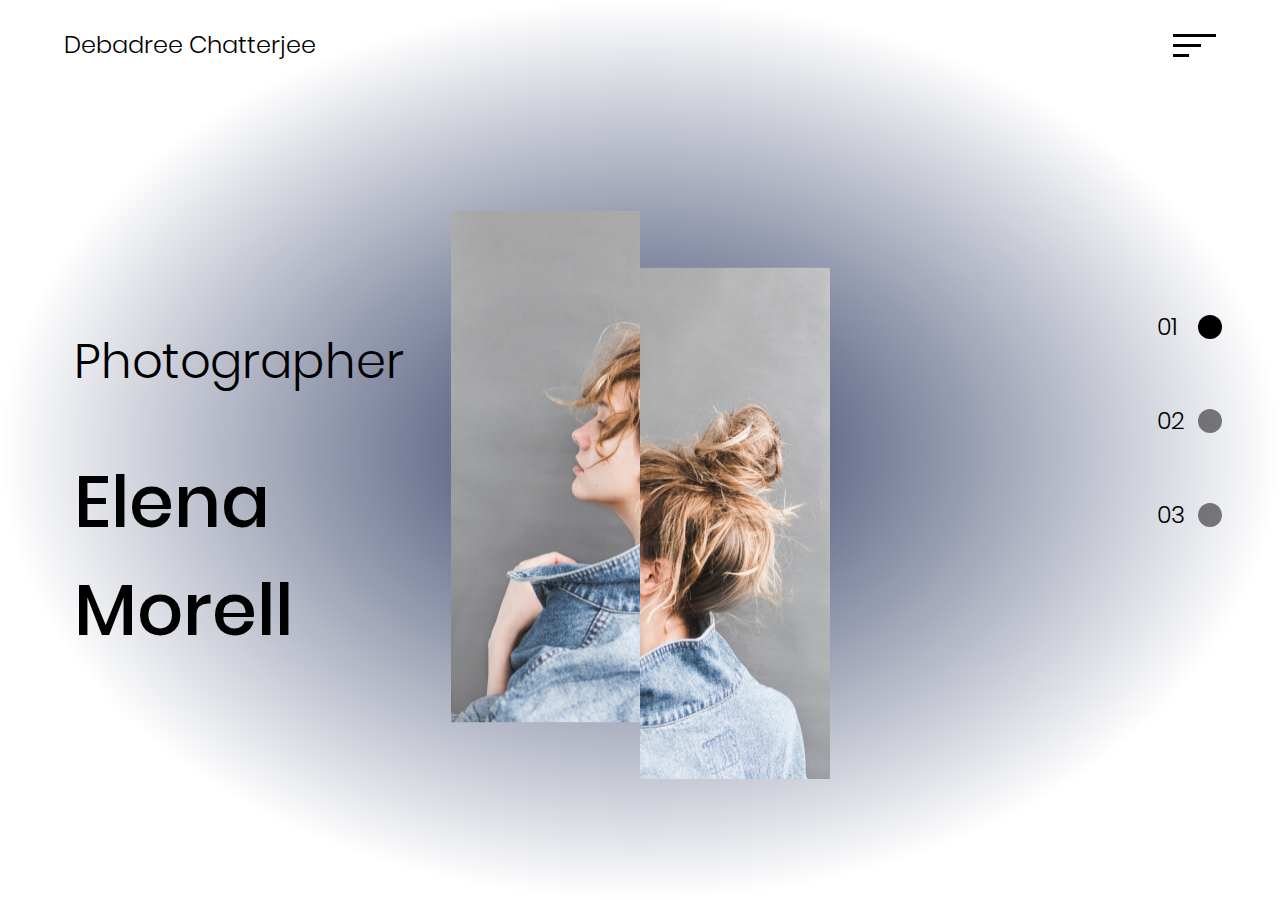
<file: index.html>
<!DOCTYPE html>
<html lang="en">
<head>
    <meta charset="UTF-8">
    <meta name="viewport" content="width=device-width, initial-scale=1.0">
    <link rel="stylesheet" href="./style.css" type="text/css">
    <title>Dimitri Marco</title>
</head>
<body>
    <div class="portfolio">
        <header>
            <nav>
                <h3 class="logo"><a href="./index.html"> Debadree Chatterjee </a></h3>
                <svg class="menu" width="43" height="23" viewBox="0 0 43 23" fill="none" xmlns="http://www.w3.org/2000/svg">
                    <line y1="1.5" x2="43" y2="1.5" stroke="black" stroke-width="3"/>
                    <line y1="11.5" x2="28" y2="11.5" stroke="black" stroke-width="3"/>
                    <line y1="21.5" x2="16" y2="21.5" stroke="black" stroke-width="3"/>
                </svg>               
            </nav>
            <div class="nav-open">
                <div class="contact">
                    <h3>Contact</h3>
                    <p>Email : email@example.com</p>
                    <p>Phone : 1234567890</p>
                </div>
                <div class="social">
                    <h3>Social</h3>
                    <img src="./img/Facebook.svg" style="padding-right: 73px;" alt="">
                    <img src="./img/Instagram.svg" style="padding-right: 73px;" alt="">
                    <img src="./img/Twitter.svg" alt="">
                </div>
            </div>
        </header>
        <main>
            <section class="page photographer">
                <div class="details">
                    <h1>Elena Morell</h1>
                    <h2>Photographer</h2>
                </div>
                <div class="hero">
                    <a href="./photographer.html">
                        <img class="model-left" src="./img/model-left.jpg" alt="">
                        <img class="model-right" src="./img/model-right.jpg" alt="">
                    </a>
                </div>
            </section>
            <section class="page chef">
                <div class="details">
                    <h1>John Savos</h1>
                    <h2>Pro Chef</h2>
                </div>
                <div class="hero">
                    <a href="./chef.html">
                        <img class="model-left" src="./img/chef-left.jpg" alt="">
                        <img class="model-right" src="./img/chef-right.jpg" alt="">
                    </a>
                </div>
            </section>
            <section class="page stylist">
                <div class="details">
                    <h1>John Mayer</h1>
                    <h2>Stylist</h2>
                </div>
                <div class="hero">
                    <a href="./stylist.html">
                        <img class="model-left" src="./img/hair-left.jpg" alt="">
                        <img class="model-right" src="./img/hair-right.jpg" alt="">
                    </a>
                </div>
            </section>
            <div class="pages">
                <div class="page-1">
                    <h3>01</h3>
                    <svg class="slide active" width="12" height="12" viewBox="0 0 12 12" fill="none" xmlns="http://www.w3.org/2000/svg">
                        <circle cx="6" cy="6" r="6" fill="black"/>
                    </svg>
                </div>
                <div class="page-2">
                    <h3>02</h3>
                    <svg class="slide" width="12" height="12" viewBox="0 0 12 12" fill="none" xmlns="http://www.w3.org/2000/svg">
                        <circle cx="6" cy="6" r="6" fill="black"/>
                    </svg>
                </div>
                <div class="page-3">
                    <h3>03</h3>
                    <svg class="slide" width="12" height="12" viewBox="0 0 12 12" fill="none" xmlns="http://www.w3.org/2000/svg">
                        <circle cx="6" cy="6" r="6" fill="black"/>
                    </svg>
                </div>
            </div>
        </main>
    </div>
    <script src="https://cdnjs.cloudflare.com/ajax/libs/gsap/3.2.6/gsap.min.js" integrity="sha256-3arngJBQR3FTyeRtL3muAGFaGcL8iHsubYOqq48mBLw=" crossorigin="anonymous"></script>
    <script src="index.js">
    </script>
    <!--<script>
        let pg1 = document.querySelector('.page-1 .slide');
        let pg2 = document.querySelector('.page-2 .slide');
        let pg3 = document.querySelector('.page-3 .slide');
        let chef = document.querySelector('.chef');
        let photographer = document.querySelector('.photographer');
        let stylist = document.querySelector('.stylist');
        let prt = document.querySelector('.portfolio');
        pg1.addEventListener('click',function(){
            console.log('clicked');
            photographer.classList.remove('invisible');
            chef.classList.add('invisible');
            stylist.classList.add('invisible');
            pg2.classList.remove('active');
            pg3.classList.remove('active');
            pg1.classList.add('active');
            prt.style.background = 'radial-gradient(50% 50% at 50% 50%, #2B3760 0%, rgba(255, 255, 255, 0.24) 100%)';
        });

        pg2.addEventListener('click',function(){
            console.log('clicked');
            chef.classList.remove('invisible');
            photographer.classList.add('invisible');
            stylist.classList.add('invisible');
            pg1.classList.remove('active');
            pg3.classList.remove('active');
            pg2.classList.add('active');
            prt.style.background = 'radial-gradient(50% 50% at 50% 50%, #9A3506 0%, rgba(255, 255, 255, 0.24) 100%)';
        });
                
        pg3.addEventListener('click',function(){
            console.log('clicked');
            stylist.classList.remove('invisible');
            photographer.classList.add('invisible');
            chef.classList.add('invisible');
            pg1.classList.remove('active');
            pg2.classList.remove('active');
            pg3.classList.add('active');
            prt.style.background = 'radial-gradient(50% 50% at 50% 50%, #4E4342 0%, rgba(255, 255, 255, 0.24) 100%)';
        });

    </script>-->
</body>
</html>
</file>
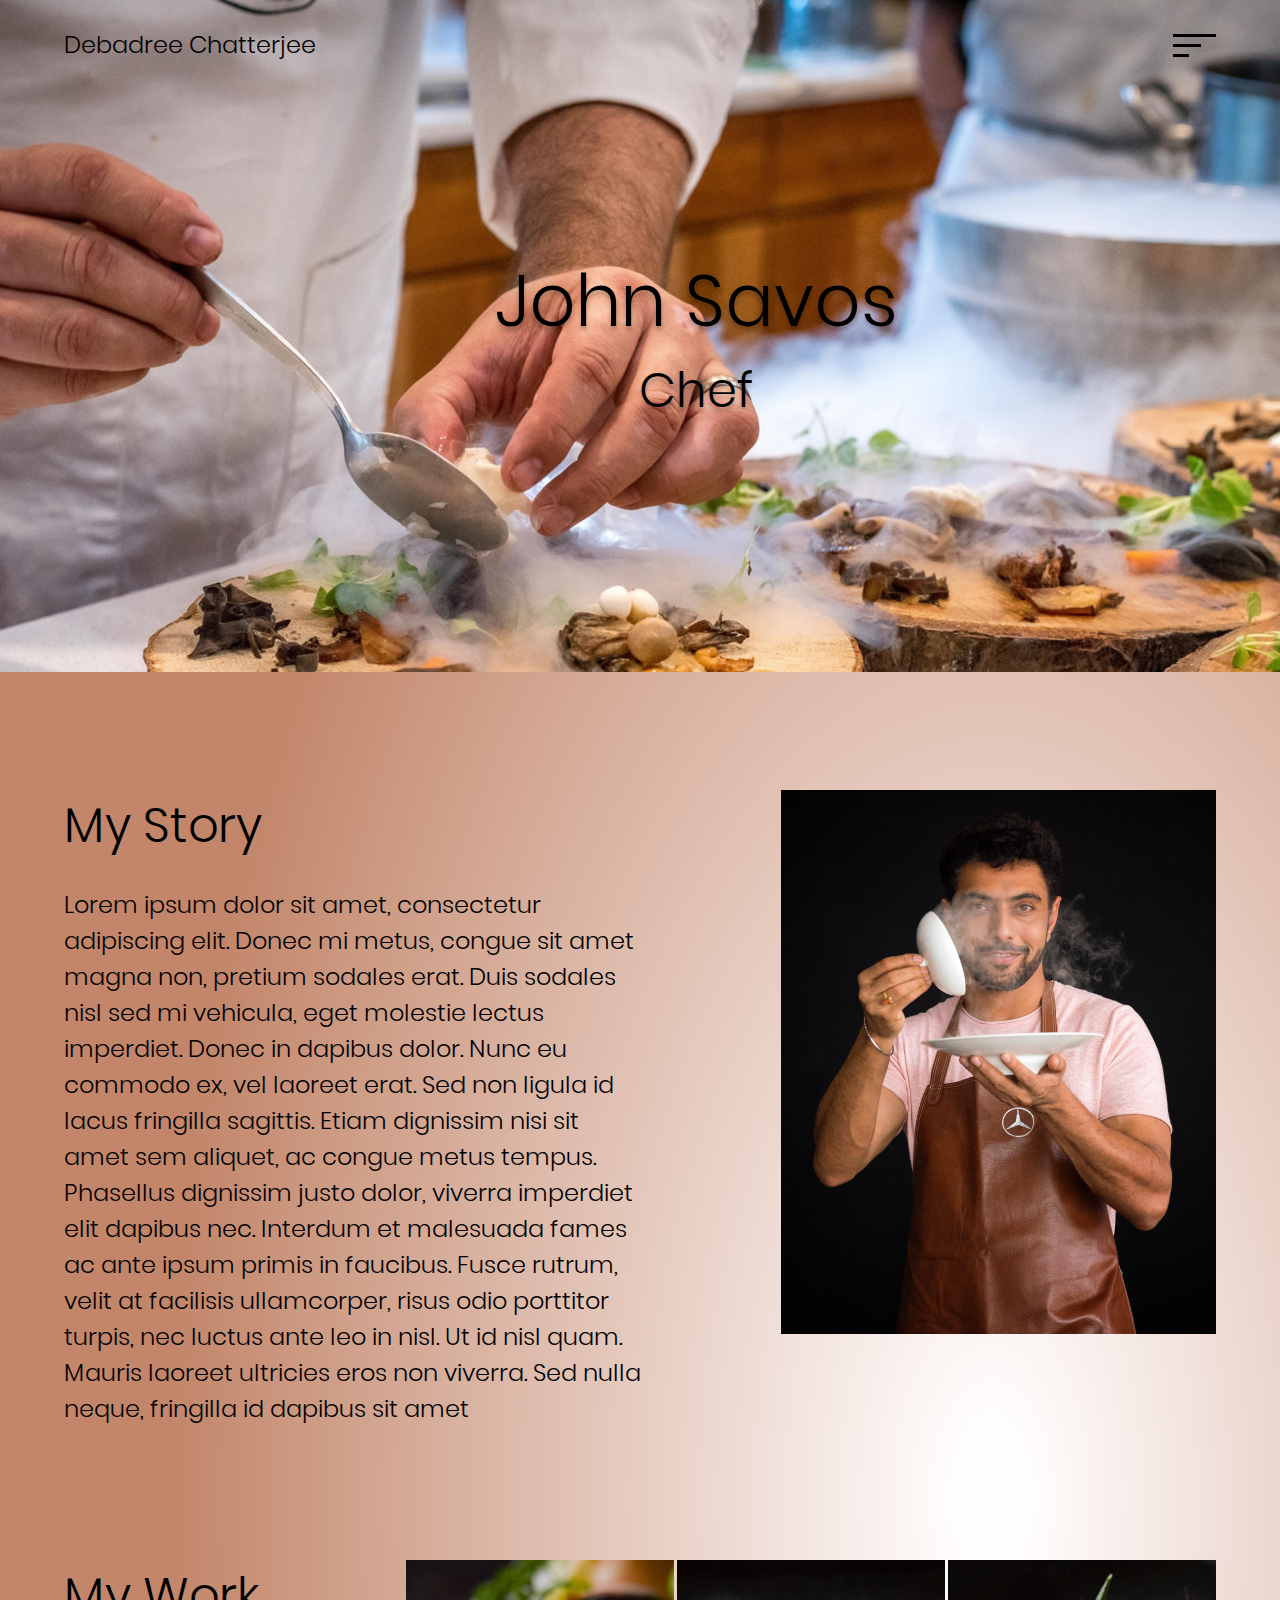
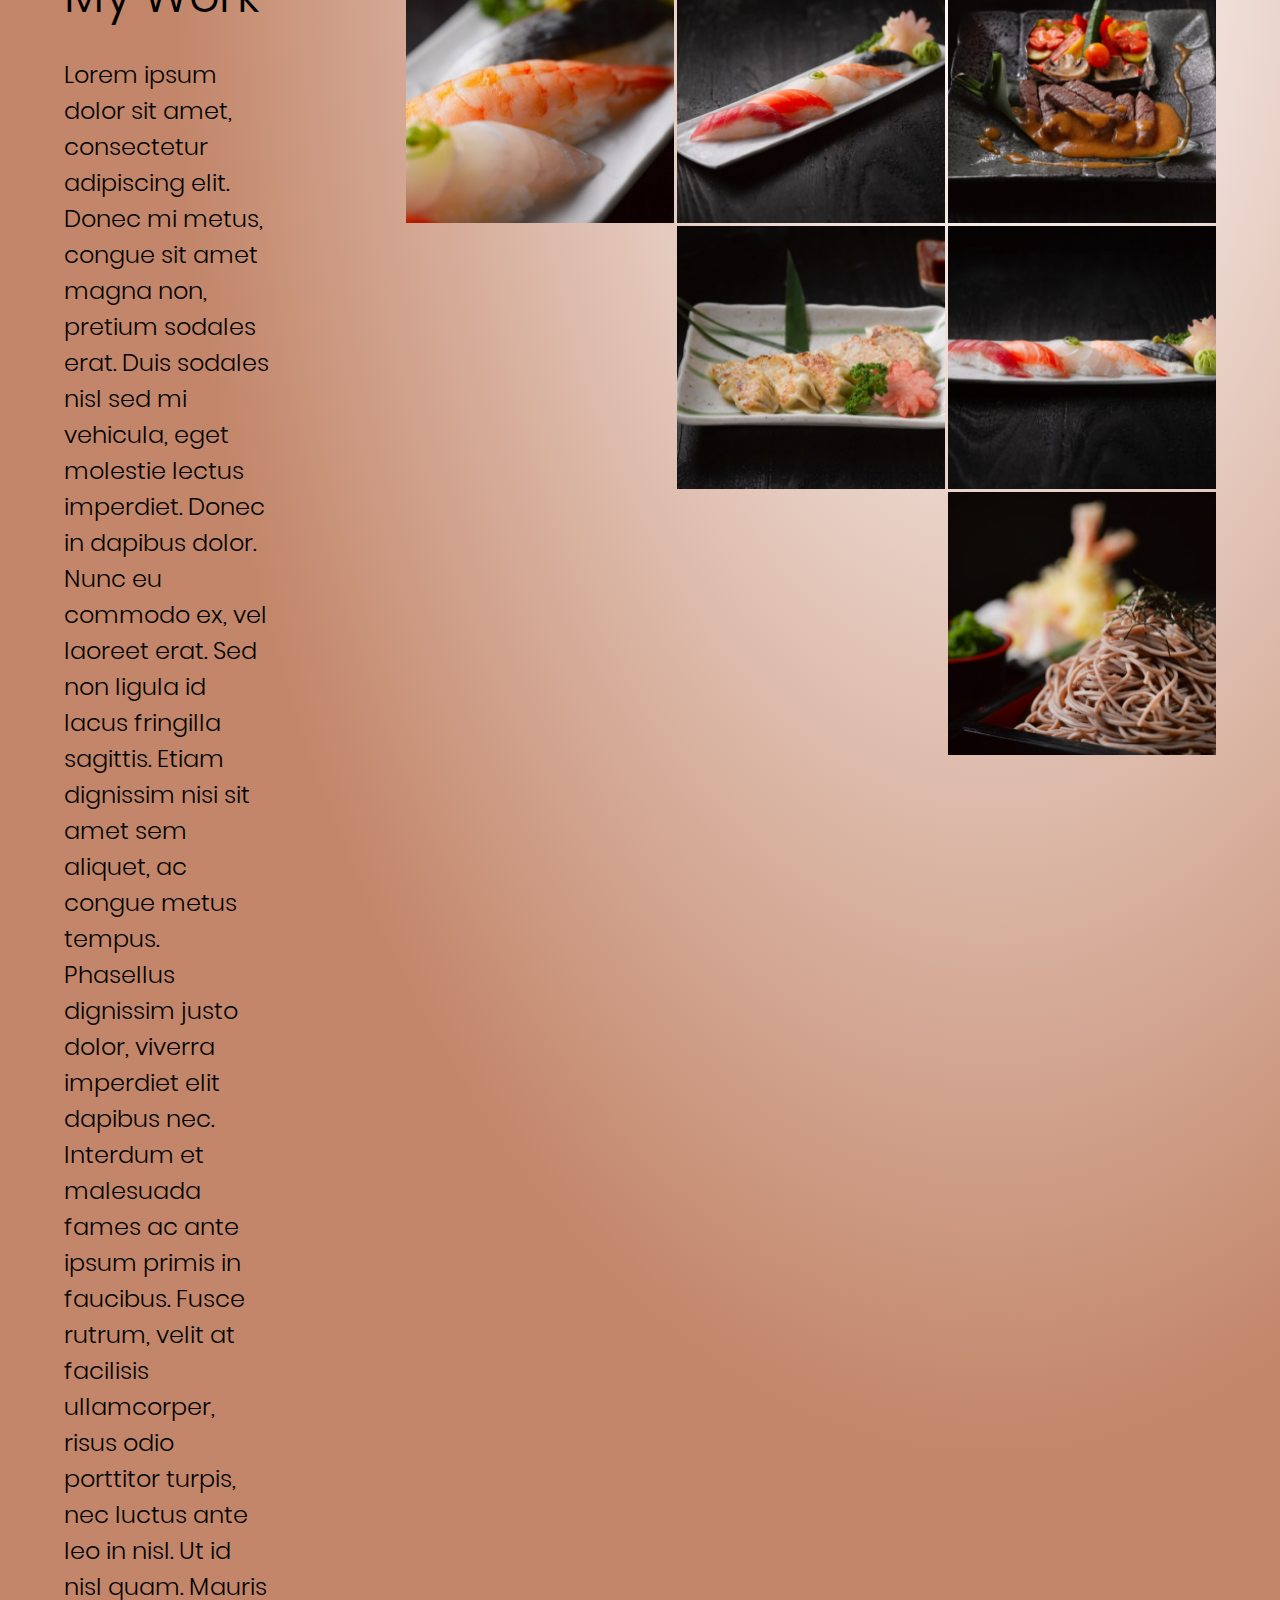
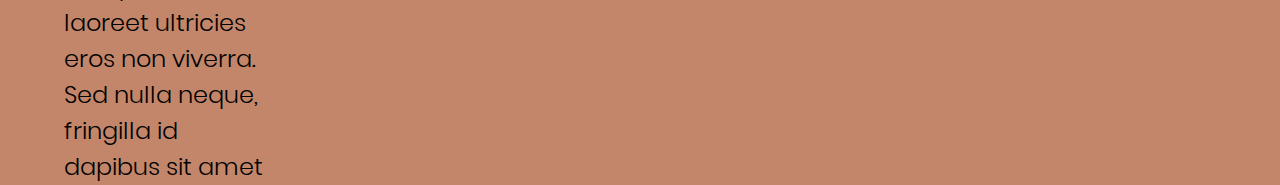
<file: chef.html>
<!DOCTYPE html>
<html lang="en">
<head>
    <meta charset="UTF-8">
    <meta name="viewport" content="width=device-width, initial-scale=1.0">
    <link rel="stylesheet" href="./style.css">
    <title>Chef</title>
    <style>
        body {
            background: radial-gradient(77.47% 55.8% at 77.47% 44.2%, #FFFDFD 3.65%, rgba(154, 53, 6, 0.6) 82.81%);
        }
        .banner {
            background-image: url('./img/chef-bg.jpg');
        }
    </style>
</head>
<body>
    <header>
        <div class="banner">
            <!--<img src="./img/photo-bg.jpg" alt="">-->
            <nav>
                <h3 class="logo"><a href="./index.html"> Debadree Chatterjee </a></h3>
                <svg class="menu" width="43" height="23" viewBox="0 0 43 23" fill="none" xmlns="http://www.w3.org/2000/svg">
                    <line y1="1.5" x2="43" y2="1.5" stroke="black" stroke-width="3"/>
                    <line y1="11.5" x2="28" y2="11.5" stroke="black" stroke-width="3"/>
                    <line y1="21.5" x2="16" y2="21.5" stroke="black" stroke-width="3"/>
                </svg>
            </nav>
            <div class="nav-open">
                <div class="contact">
                    <h3>Contact</h3>
                    <p>Email : email@example.com</p>
                    <p>Phone : 1234567890</p>
                </div>
                <div class="social">
                    <h3>Social</h3>
                    <img src="./img/Facebook.svg" style="padding-right: 73px;" alt="">
                    <img src="./img/Instagram.svg" style="padding-right: 73px;" alt="">
                    <img src="./img/Twitter.svg" alt="">
                </div>
            </div>
            <div class="author">
                <h1>John Savos</h1>
                <h3>Chef</h3>
            </div>
        </div>
    </header>
    <main>
        <div class="story">
            <div class="story-description">
                <h3>My Story</h3>
                <p>Lorem ipsum dolor sit amet, consectetur adipiscing elit. Donec mi metus, congue sit amet magna non, pretium sodales erat. Duis sodales nisl sed mi vehicula, eget molestie lectus imperdiet. Donec in dapibus dolor. Nunc eu commodo ex, vel laoreet erat. Sed non ligula id lacus fringilla sagittis. Etiam dignissim nisi sit amet sem aliquet, ac congue metus tempus. Phasellus dignissim justo dolor, viverra imperdiet elit dapibus nec.

                    Interdum et malesuada fames ac ante ipsum primis in faucibus. Fusce rutrum, velit at facilisis ullamcorper, risus odio porttitor turpis, nec luctus ante leo in nisl. Ut id nisl quam. Mauris laoreet ultricies eros non viverra. Sed nulla neque, fringilla id dapibus sit amet</p>
            </div>
            <div class="profile">
                <img src="./img/chef-profile.jpg" alt="">
            </div>
        </div>
        <div class="work">
            <div class="work-description">
                <h3>My Work</h3>
                <p>Lorem ipsum dolor sit amet, consectetur adipiscing elit. Donec mi metus, congue sit amet magna non, pretium sodales erat. Duis sodales nisl sed mi vehicula, eget molestie lectus imperdiet. Donec in dapibus dolor. Nunc eu commodo ex, vel laoreet erat. Sed non ligula id lacus fringilla sagittis. Etiam dignissim nisi sit amet sem aliquet, ac congue metus tempus. Phasellus dignissim justo dolor, viverra imperdiet elit dapibus nec.

                    Interdum et malesuada fames ac ante ipsum primis in faucibus. Fusce rutrum, velit at facilisis ullamcorper, risus odio porttitor turpis, nec luctus ante leo in nisl. Ut id nisl quam. Mauris laoreet ultricies eros non viverra. Sed nulla neque, fringilla id dapibus sit amet</p>
            </div>
            <div class="photo-gallery">
                <img src="./img/chef-gallery-1.jpg" alt="">
                <img src="./img/chef-gallery-2.jpg" alt="">
                <img src="./img/chef-gallery-3.jpg" alt="">
                <div class="filler"></div>
                <img src="./img/chef-gallery-4.jpg" alt="">
                <img src="./img/chef-gallery-5.jpg" alt="">
                <div class="filler"></div>
                <div class="filler"></div>
                <img src="./img/chef-gallery-6.jpg" alt="">
            </div>
        </div>
    </main>
    <script src="https://cdnjs.cloudflare.com/ajax/libs/gsap/3.2.6/gsap.min.js" integrity="sha256-3arngJBQR3FTyeRtL3muAGFaGcL8iHsubYOqq48mBLw=" crossorigin="anonymous"></script>
    <script src="menu.js"></script>
</body>
</html>
</file>
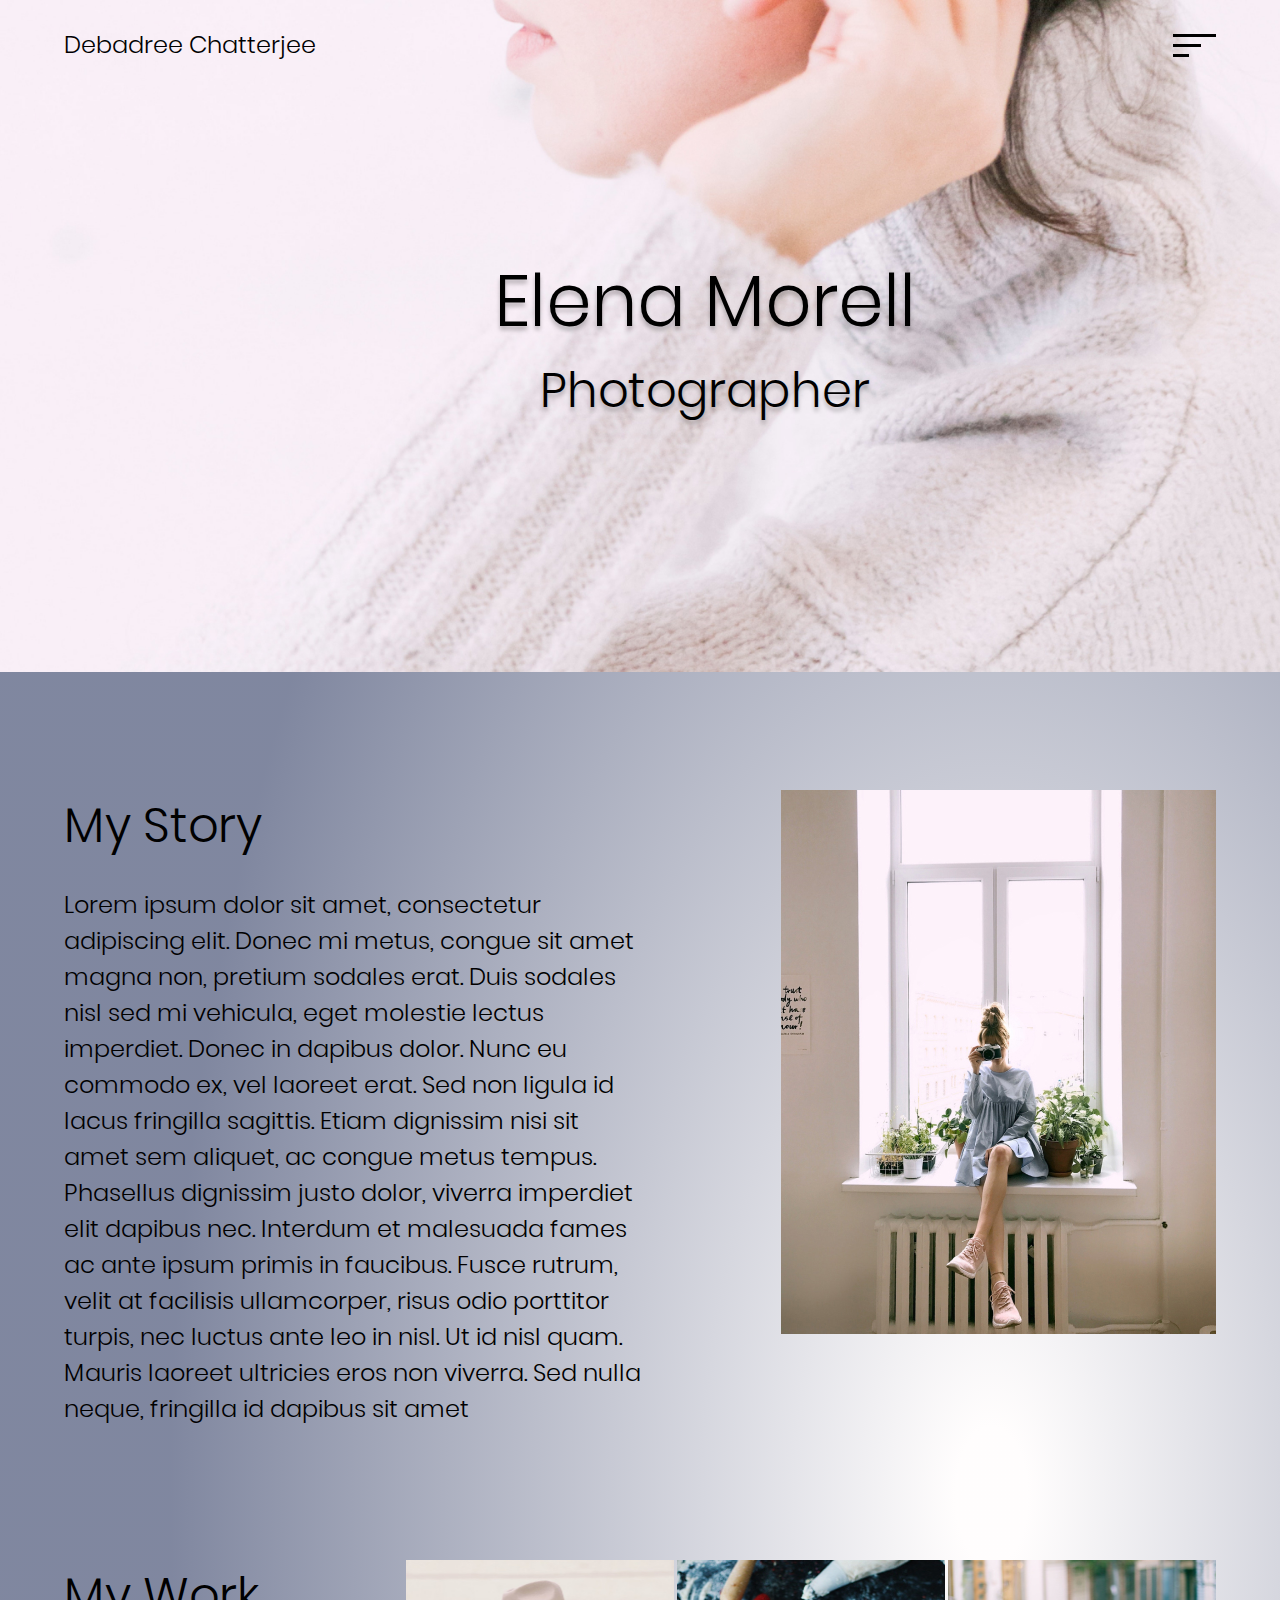
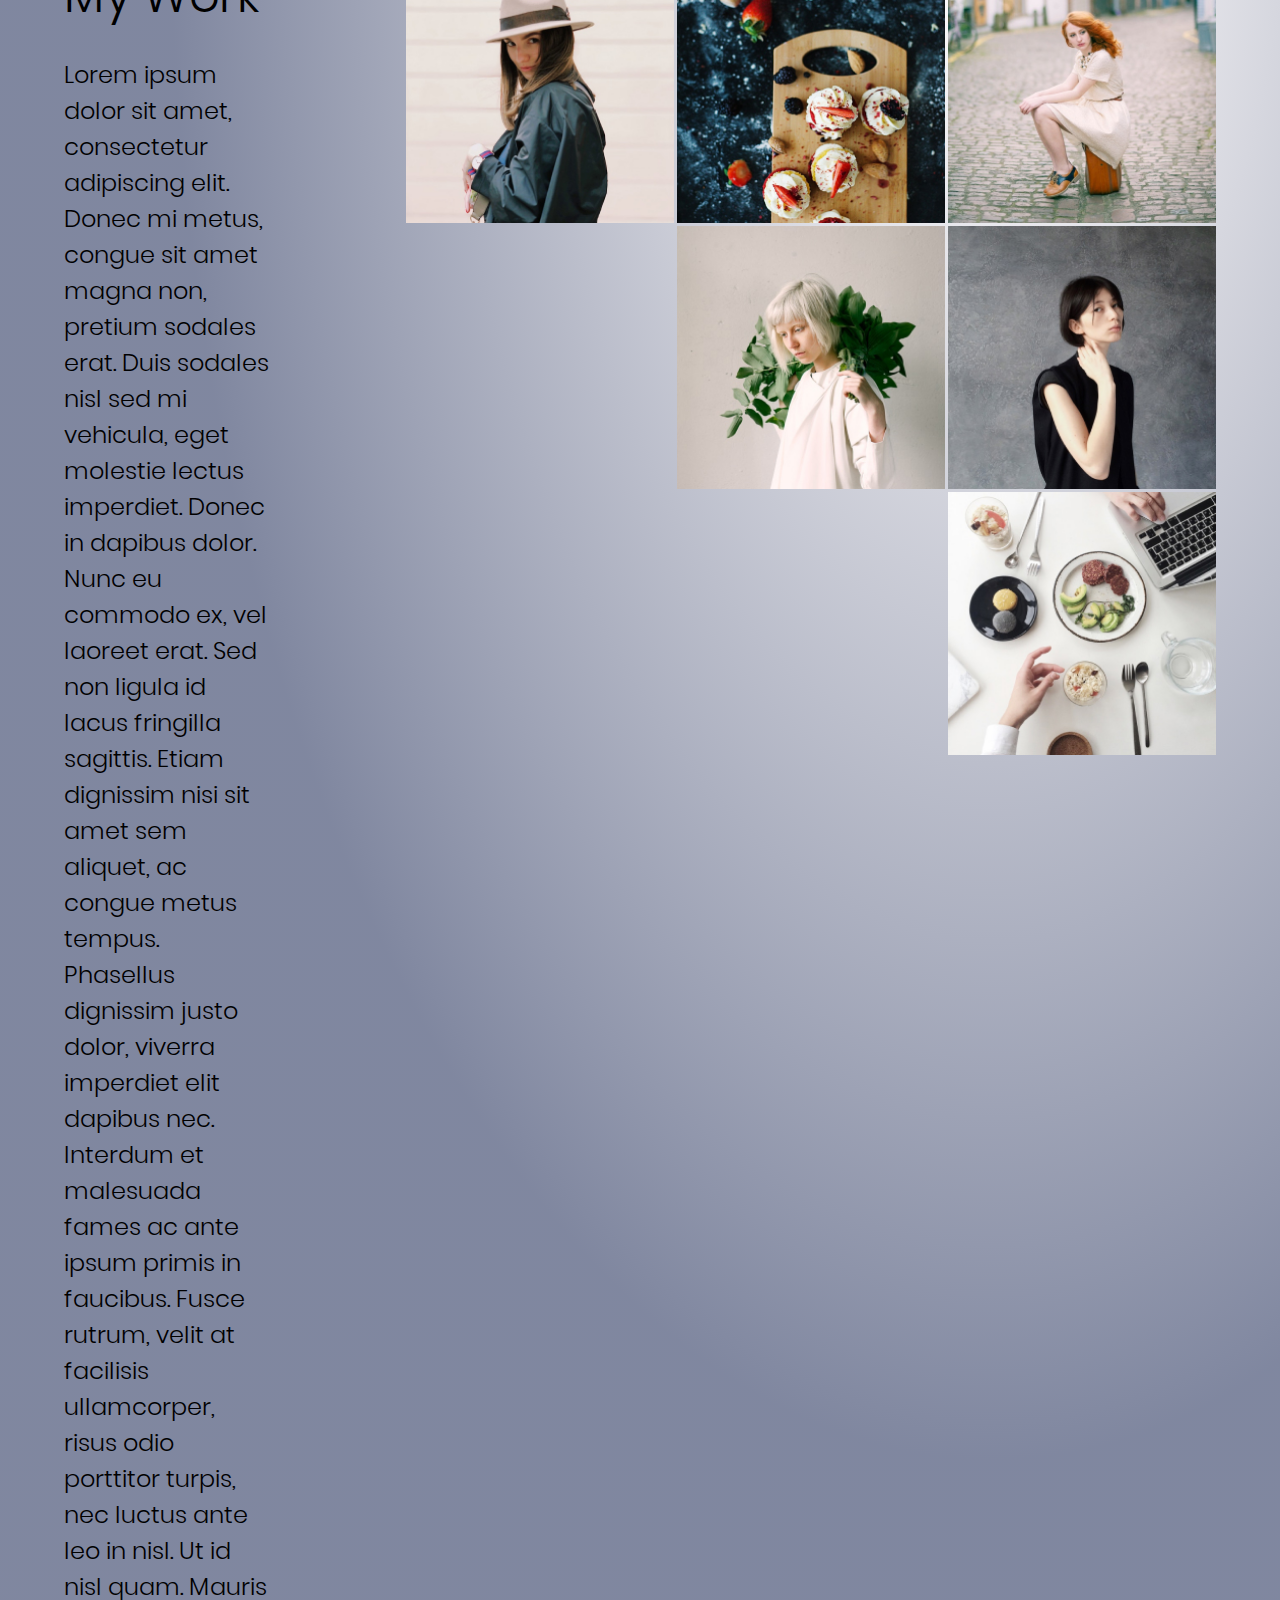
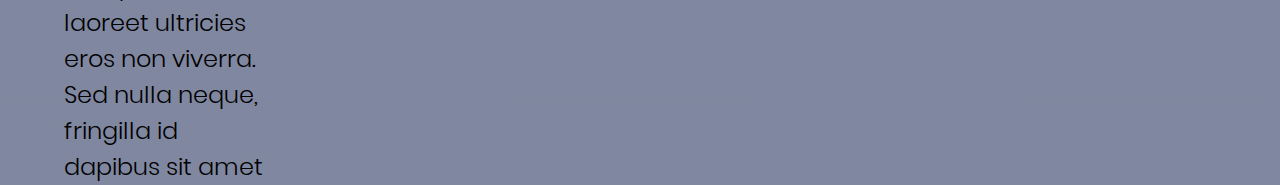
<file: photographer.html>
<!DOCTYPE html>
<html lang="en">
<head>
    <meta charset="UTF-8">
    <meta name="viewport" content="width=device-width, initial-scale=1.0">
    <link rel="stylesheet" href="./style.css">
    <title>Photographer</title>
    <style>
        body {
            background: radial-gradient(77.47% 55.8% at 77.47% 44.2%, rgba(255, 253, 253, 0.97) 3.65%, rgba(43, 55, 96, 0.6) 82.81%);
        }
        .banner {
            background-image: url('./img/photo-bg.jpg');
        }
    </style>
</head>
<body>
    <header>
        <div class="banner">
            <!--<img src="./img/photo-bg.jpg" alt="">-->
            <nav>
                <h3 class="logo"><a href="./index.html"> Debadree Chatterjee </a></h3>
                <svg class="menu" width="43" height="23" viewBox="0 0 43 23" fill="none" xmlns="http://www.w3.org/2000/svg">
                    <line y1="1.5" x2="43" y2="1.5" stroke="black" stroke-width="3"/>
                    <line y1="11.5" x2="28" y2="11.5" stroke="black" stroke-width="3"/>
                    <line y1="21.5" x2="16" y2="21.5" stroke="black" stroke-width="3"/>
                </svg>
            </nav>
            <div class="nav-open">
                <div class="contact">
                    <h3>Contact</h3>
                    <p>Email : email@example.com</p>
                    <p>Phone : 1234567890</p>
                </div>
                <div class="social">
                    <h3>Social</h3>
                    <img src="./img/Facebook.svg" style="padding-right: 73px;" alt="">
                    <img src="./img/Instagram.svg" style="padding-right: 73px;" alt="">
                    <img src="./img/Twitter.svg" alt="">
                </div>
            </div>
            <div class="author">
                <h1>Elena Morell</h1>
                <h3>Photographer</h3>
            </div>
        </div>
    </header>
    <main>
        <div class="story">
            <div class="story-description">
                <h3>My Story</h3>
                <p>Lorem ipsum dolor sit amet, consectetur adipiscing elit. Donec mi metus, congue sit amet magna non, pretium sodales erat. Duis sodales nisl sed mi vehicula, eget molestie lectus imperdiet. Donec in dapibus dolor. Nunc eu commodo ex, vel laoreet erat. Sed non ligula id lacus fringilla sagittis. Etiam dignissim nisi sit amet sem aliquet, ac congue metus tempus. Phasellus dignissim justo dolor, viverra imperdiet elit dapibus nec.

                    Interdum et malesuada fames ac ante ipsum primis in faucibus. Fusce rutrum, velit at facilisis ullamcorper, risus odio porttitor turpis, nec luctus ante leo in nisl. Ut id nisl quam. Mauris laoreet ultricies eros non viverra. Sed nulla neque, fringilla id dapibus sit amet</p>
            </div>
            <div class="profile">
                <img src="./img/photo-profile.jpg" alt="">
            </div>
        </div>
        <div class="work">
            <div class="work-description">
                <h3>My Work</h3>
                <p>Lorem ipsum dolor sit amet, consectetur adipiscing elit. Donec mi metus, congue sit amet magna non, pretium sodales erat. Duis sodales nisl sed mi vehicula, eget molestie lectus imperdiet. Donec in dapibus dolor. Nunc eu commodo ex, vel laoreet erat. Sed non ligula id lacus fringilla sagittis. Etiam dignissim nisi sit amet sem aliquet, ac congue metus tempus. Phasellus dignissim justo dolor, viverra imperdiet elit dapibus nec.

                    Interdum et malesuada fames ac ante ipsum primis in faucibus. Fusce rutrum, velit at facilisis ullamcorper, risus odio porttitor turpis, nec luctus ante leo in nisl. Ut id nisl quam. Mauris laoreet ultricies eros non viverra. Sed nulla neque, fringilla id dapibus sit amet</p>
            </div>
            <div class="photo-gallery">
                <img src="./img/photo-gallery-1.jpg" alt="">
                <img src="./img/photo-gallery-2.jpg" alt="">
                <img src="./img/photo-gallery-3.jpg" alt="">
                <div class="filler"></div>
                <img src="./img/photo-gallery-4.jpg" alt="">
                <img src="./img/photo-gallery-5.jpg" alt="">
                <div class="filler"></div>
                <div class="filler"></div>
                <img src="./img/photo-gallery-6.jpg" alt="">
            </div>
        </div>
    </main>
    <script src="https://cdnjs.cloudflare.com/ajax/libs/gsap/3.2.6/gsap.min.js" integrity="sha256-3arngJBQR3FTyeRtL3muAGFaGcL8iHsubYOqq48mBLw=" crossorigin="anonymous"></script>
    <script src="menu.js"></script>
</body>
</html>
</file>
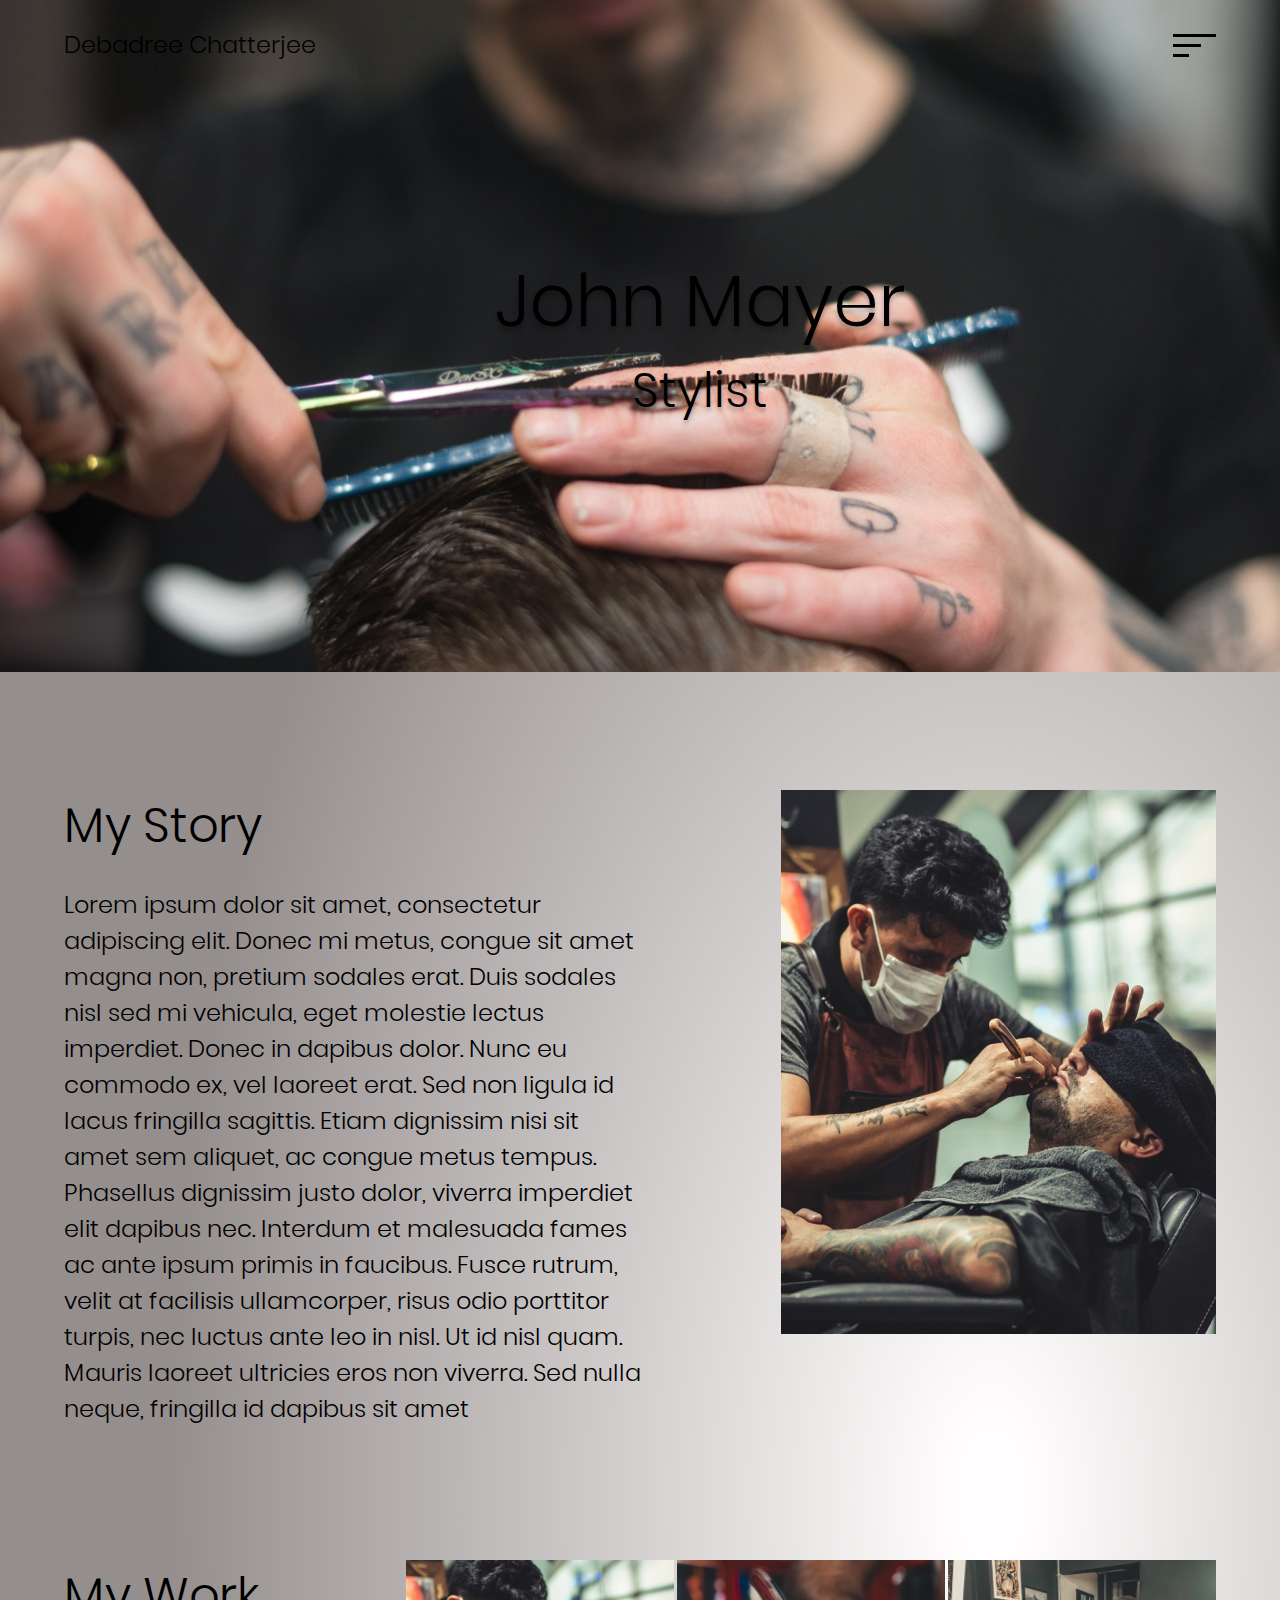
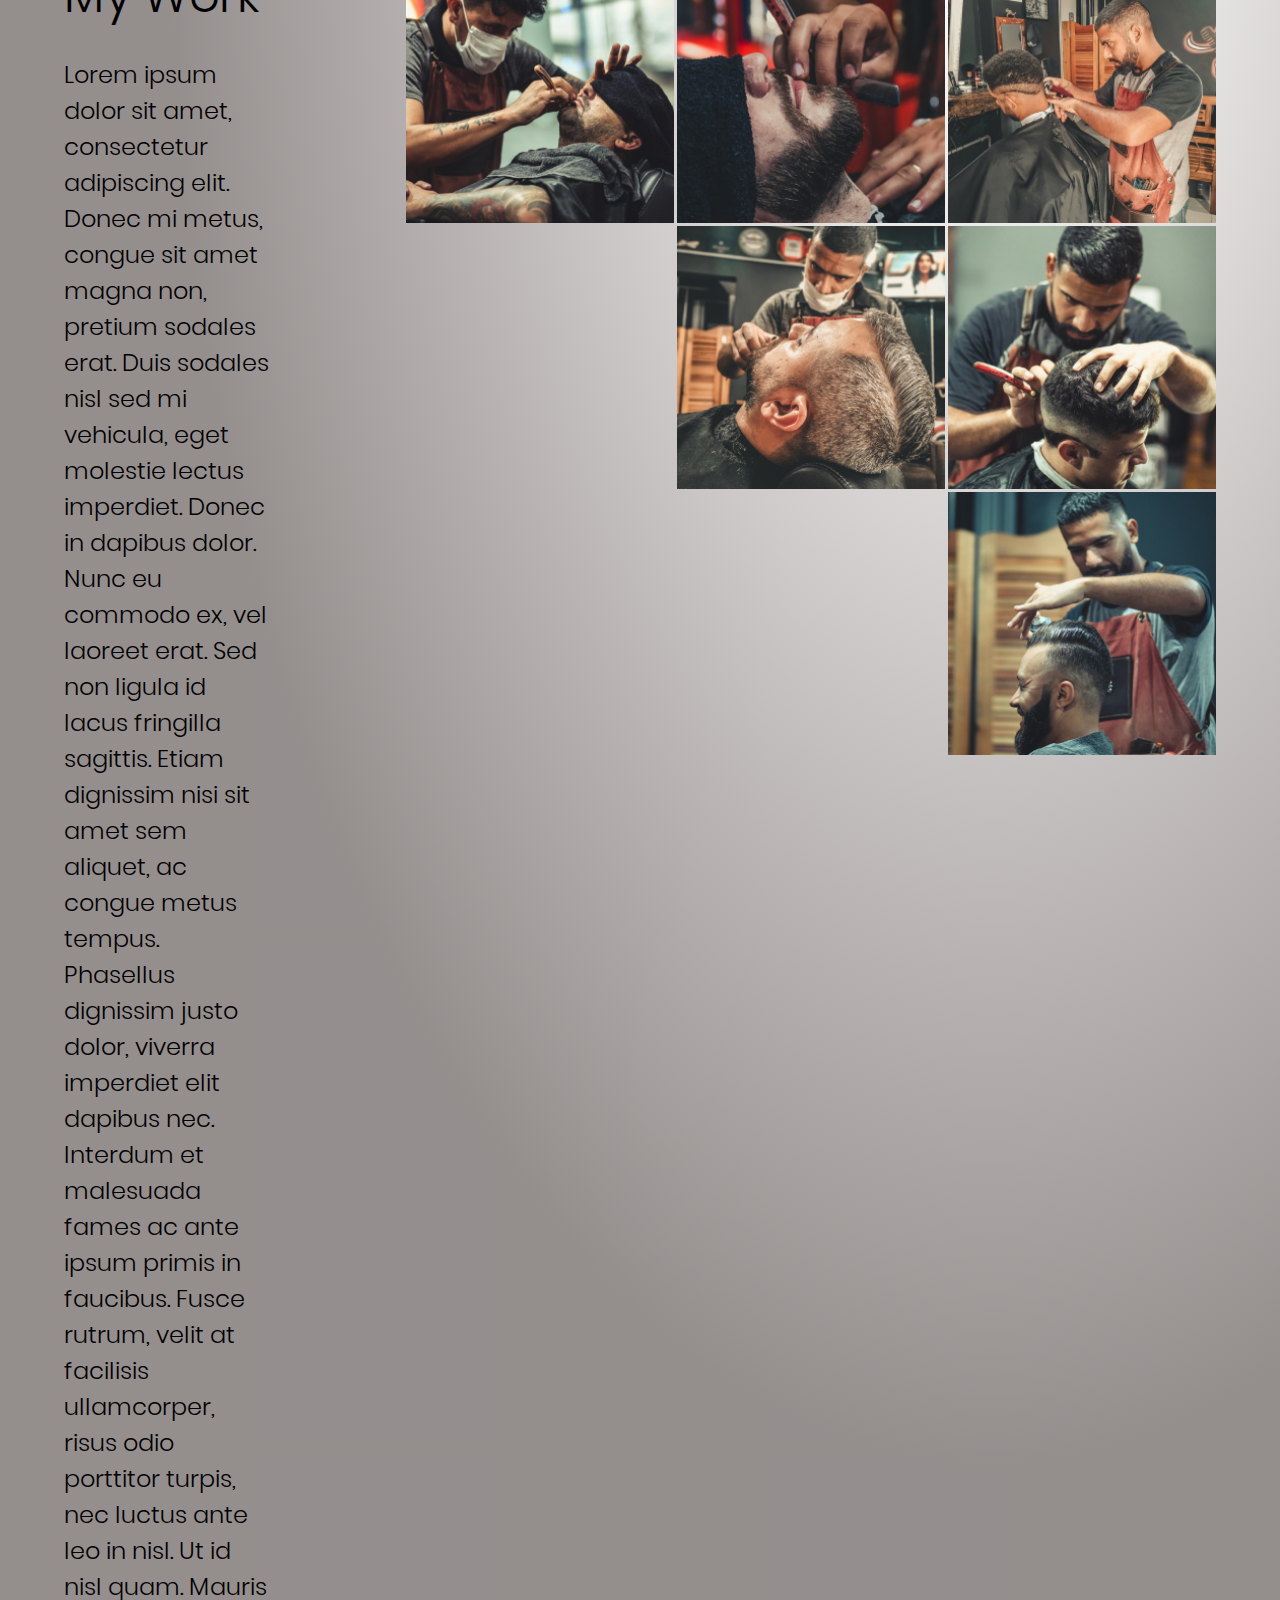
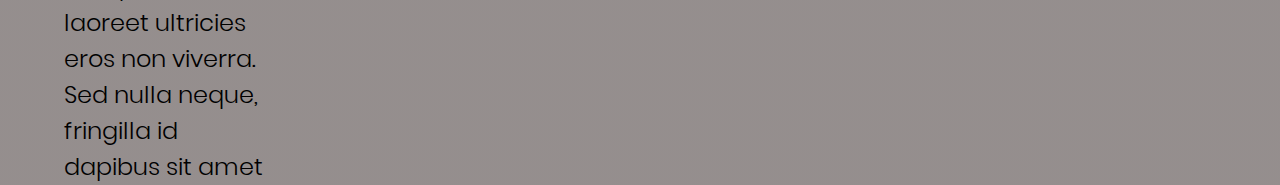
<file: stylist.html>
<!DOCTYPE html>
<html lang="en">
<head>
    <meta charset="UTF-8">
    <meta name="viewport" content="width=device-width, initial-scale=1.0">
    <link rel="stylesheet" href="./style.css">
    <title>Photographer</title>
    <style>
        body {
            background: radial-gradient(77.47% 55.8% at 77.47% 44.2%, #FFFDFD 3.65%, rgba(78, 67, 66, 0.6) 82.81%);
        }
        .banner {
            background-image: url('./img/barber-bg.jpg');
        }
    </style>
</head>
<body>
    <header>
        <div class="banner">
            <!--<img src="./img/photo-bg.jpg" alt="">-->
            <nav>
                <h3 class="logo"><a href="./index.html"> Debadree Chatterjee </a></h3>
                <svg class="menu" width="43" height="23" viewBox="0 0 43 23" fill="none" xmlns="http://www.w3.org/2000/svg">
                    <line y1="1.5" x2="43" y2="1.5" stroke="black" stroke-width="3"/>
                    <line y1="11.5" x2="28" y2="11.5" stroke="black" stroke-width="3"/>
                    <line y1="21.5" x2="16" y2="21.5" stroke="black" stroke-width="3"/>
                </svg>
            </nav>
            <div class="nav-open">
                <div class="contact">
                    <h3>Contact</h3>
                    <p>Email : email@example.com</p>
                    <p>Phone : 1234567890</p>
                </div>
                <div class="social">
                    <h3>Social</h3>
                    <img src="./img/Facebook.svg" style="padding-right: 73px;" alt="">
                    <img src="./img/Instagram.svg" style="padding-right: 73px;" alt="">
                    <img src="./img/Twitter.svg" alt="">
                </div>
            </div>
            <div class="author">
                <h1>John Mayer</h1>
                <h3>Stylist</h3>
            </div>
        </div>
    </header>
    <main>
        <div class="story">
            <div class="story-description">
                <h3>My Story</h3>
                <p>Lorem ipsum dolor sit amet, consectetur adipiscing elit. Donec mi metus, congue sit amet magna non, pretium sodales erat. Duis sodales nisl sed mi vehicula, eget molestie lectus imperdiet. Donec in dapibus dolor. Nunc eu commodo ex, vel laoreet erat. Sed non ligula id lacus fringilla sagittis. Etiam dignissim nisi sit amet sem aliquet, ac congue metus tempus. Phasellus dignissim justo dolor, viverra imperdiet elit dapibus nec.

                    Interdum et malesuada fames ac ante ipsum primis in faucibus. Fusce rutrum, velit at facilisis ullamcorper, risus odio porttitor turpis, nec luctus ante leo in nisl. Ut id nisl quam. Mauris laoreet ultricies eros non viverra. Sed nulla neque, fringilla id dapibus sit amet</p>
            </div>
            <div class="profile">
                <img src="./img/barber-profile.jpg" alt="">
            </div>
        </div>
        <div class="work">
            <div class="work-description">
                <h3>My Work</h3>
                <p>Lorem ipsum dolor sit amet, consectetur adipiscing elit. Donec mi metus, congue sit amet magna non, pretium sodales erat. Duis sodales nisl sed mi vehicula, eget molestie lectus imperdiet. Donec in dapibus dolor. Nunc eu commodo ex, vel laoreet erat. Sed non ligula id lacus fringilla sagittis. Etiam dignissim nisi sit amet sem aliquet, ac congue metus tempus. Phasellus dignissim justo dolor, viverra imperdiet elit dapibus nec.

                    Interdum et malesuada fames ac ante ipsum primis in faucibus. Fusce rutrum, velit at facilisis ullamcorper, risus odio porttitor turpis, nec luctus ante leo in nisl. Ut id nisl quam. Mauris laoreet ultricies eros non viverra. Sed nulla neque, fringilla id dapibus sit amet</p>
            </div>
            <div class="photo-gallery">
                <img src="./img/barber-gallery-1.jpg" alt="">
                <img src="./img/barber-gallery-2.jpg" alt="">
                <img src="./img/barber-gallery-3.jpg" alt="">
                <div class="filler"></div>
                <img src="./img/barber-gallery-4.jpg" alt="">
                <img src="./img/barber-gallery-5.jpg" alt="">
                <div class="filler"></div>
                <div class="filler"></div>
                <img src="./img/barber-gallery-6.jpg" alt="">
            </div>
        </div>
    </main>
    <script src="https://cdnjs.cloudflare.com/ajax/libs/gsap/3.2.6/gsap.min.js" integrity="sha256-3arngJBQR3FTyeRtL3muAGFaGcL8iHsubYOqq48mBLw=" crossorigin="anonymous"></script>
    <script src="menu.js"></script>
</body>
</html>
</file>
<file: style.css>
*, *::before, *::after {
    margin: 0;
    padding: 0;
    box-sizing: border-box;
}

@font-face {
    font-family: poplight;
    src: url('./fonts/Poppins-Light.ttf');
}

@font-face {
    font-family: popmed;
    src: url('./fonts/Poppins-Medium.ttf');
}

@font-face {
    font-family: popreg;
    src: url('./fonts/Poppins-Regular.ttf');
}

body {
    font-family: poplight;
}

.portfolio {
    color: black;
    background: radial-gradient(50% 50% at 50% 50%, #2B3760 0%, rgba(255, 255, 255, 0.24) 100%);
}

nav {
    min-height: 10vh;
    width: 90%;
    margin: auto;
    display: flex;
    justify-content: space-between;
    align-items: center;
}

.logo {
    font-style: normal;
    font-weight: 500;
    font-size: 24px;
    line-height: 36px;
}

.logo a {
    text-decoration: none;
    color: black;
}

.logo:hover {
    text-decoration: underline;
}

main {
    display: grid;
}

.page {
    grid-row: 1/span 1;
    grid-column: 1/span 1;
    min-height: 90vh;
    display: grid;
    grid-template-columns: 5% 1fr 1fr 1fr 5%;
}

.invisible {
    display: none;
}

.hero {
    overflow: hidden;
    height: 568px;
    align-self: center;
    justify-self: center;
    display: flex;
    transition: transform 0.3s;
}

.hero a {
    display: flex;
}

.hero img {
    height: 568px;
    transition: transform 0.3s ease-out;
    cursor: pointer;
}

.model-right {
    transform: translate(0%, 10%);
}

.model-left {
    transform: translate(0%, -10%);
}

.hero:hover .model-right {
    transform: translate(0%, 0%);
}

.hero:hover .model-left {
    transform: translate(0%, 0%);
}

.hero:hover {
    transform: scale(1.1);
}

.details {
    grid-column: 2/3;
    padding: 10px;
    align-self: center;
    display: flex;
    flex-direction: column-reverse;
}

.details h1 {
    font-family: popmed;
    font-style: normal;
    font-weight: 500;
    font-size: 72px;
    line-height: 108px;
}

.details h2 {
    margin-bottom: 50px;
    font-style: normal;
    font-weight: normal;
    font-size: 48px;
    line-height: 72px;
}

.pages {
    position: absolute;
    right: 5%;
    top: 50%;
    transform: translateY(-50%);
}

.pages>div {
    display: flex;
    align-items: center;
    justify-content: space-between;
    margin-bottom: 58px;
}

.pages h3 {
    font-style: normal;
    font-weight: normal;
    font-size: 24px;
    line-height: 36px;
    padding-right: 18px;
}

.pages svg {
    cursor: pointer;
    opacity: 0.5;
    transform: scale(2);
    transition: transform 0.2s;
}

.pages svg.active {
    opacity: 1;
}

.pages svg:hover {
    transform: scale(2.5);
}

.banner {
    height: 74.7vh;
    width: 100%;
    position: relative;
    background-attachment: fixed;
    background-position: top;
    background-repeat: no-repeat;
    background-size: cover;
}

.author {
    position: absolute;
    left: 38.64%;
    top: 36.67%;
    display: flex;
    flex-direction: column;
    align-items: center;
    justify-content: center;
    text-shadow: 0px 4px 4px rgba(0, 0, 0, 0.25);
}

.author h1 {
    font-style: normal;
    font-weight: 500;
    font-size: 72px;
    line-height: 108px;
}

.author h3 {
    font-style: normal;
    font-weight: normal;
    font-size: 48px;
    line-height: 72px;
}

.story, .work {
    display: flex;
    justify-content: space-around;
    margin: auto;
    width: 90%;
}

.story {
    margin-top: 118px;
}

.work {
    margin-top: 133px;
}

.story-description, .work-description {
    margin-right: 133px;
}

.story-description h3, .work-description h3 {
    font-style: normal;
    font-weight: 500;
    font-size: 48px;
    line-height: 72px;
    padding-bottom: 25px;
}

.story-description p, .work-description p {
    font-style: normal;
    font-weight: normal;
    font-size: 24px;
    line-height: 36px;
}

.photo-gallery {
    display: grid;
    grid-template-columns: repeat(3, 268px);
    grid-template-rows: repeat(3, 263px);
    gap: 3px;
}

.photo-gallery img {
    width: 100%;
    height: 100%;
    transition: transform 0.25s ease-in-out;
}

.photo-gallery img:hover {
    transform: scale(1.17);
}

.nav-open {
    position: absolute;
    top: 0px;
    left: 0px;
    width: 100%;
    height: 50vh;
    background: white;
    z-index: 1;
    color: black;
    display: grid;
    grid-template-columns: 5% 1fr 1fr 5%;
    justify-items: center;
    align-items: center;
    transform: translate(0, -100%);
}

.social, .contact {
    text-align: center;
}

.contact h3, .social h3 {
    font-style: normal;
    font-weight: 500;
    font-size: 48px;
    line-height: 72px;
}

.social p, .contact p {
    font-style: normal;
    font-weight: 500;
    font-size: 18px;
    line-height: 27px;
}

.contact {
    grid-column: 2/3;
}

.scoial {
    grid-column: 3/4;
}

.social img {
    transition: transform 0.3s;
}

.social img:hover {
    transform: scale(1.1);
}

.logo, .menu {
    z-index: 2;
    cursor: pointer;
}

@media (max-width:1024px) {
    .page {
        grid-template-columns: 5% 1fr 5%;
        grid-template-rows: 2fr 1fr;
        align-items: center;
    }
    .hero {
        grid-column: 2/3;
        height: auto;
        justify-self: center;
    }
    .details {
        grid-column: 2/3;
        grid-row: 2/3;
        text-align: center;
        flex-direction: column;
    }
    .details h1 {
        font-size: 48px;
    }
    .details h2 {
        font-size: 24px;
    }
    .story, .work {
        flex-direction: column-reverse;
    }
    .story-description, .work-description {
        width: 100%;
        margin-right: 0;
        margin-top: 133px;
    }
}

@media (max-width:768px) {
    .hero img {
        height: 400px;
    }
    .author {
        position: relative;
        top: unset;
        left: unset;
    }
    .work {
        flex-direction: column;
        padding-bottom: 50px;
    }
    .work-description {
        margin-top: unset;
        margin-bottom: 133px;
    }
    .filler {
        display: none;
    }
    .photo-gallery {
        display: grid;
        grid-template-columns: repeat(auto-fit, minmax(200px, 1fr));
    }
    .nav-open {
        grid-template-columns: 5% 1fr 5%;
    }
    .social,.contact {
        grid-column: 2/3;
    }
}
</file>
